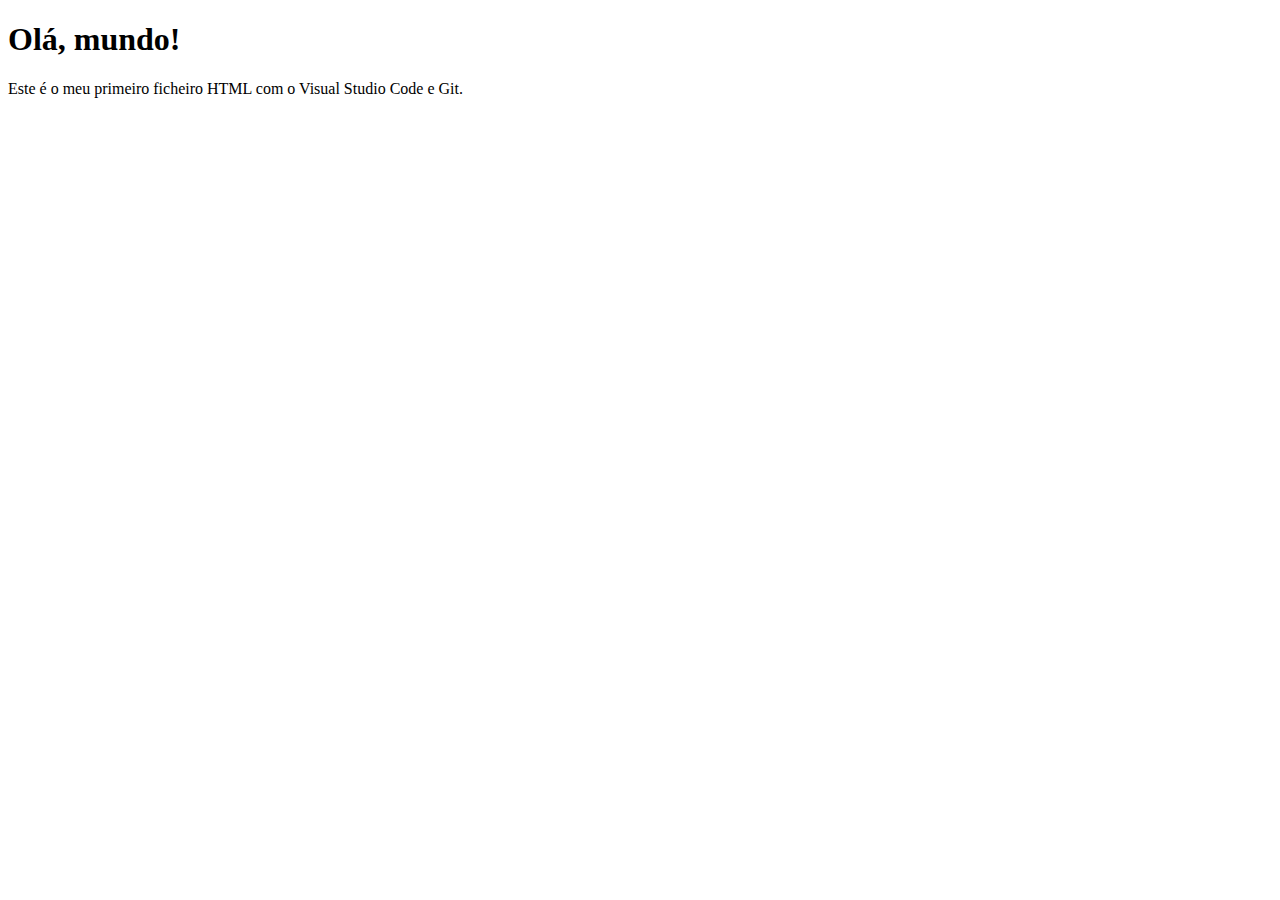
<file: index.html>
<!DOCTYPE html>
<html lang="pt">
<head>
  <meta charset="UTF-8">
  <meta name="viewport" content="width=device-width, initial-scale=1.0">
  <title>Meu Primeiro Site</title>
</head>
<body>
  <h1>Olá, mundo!</h1>
  <p>Este é o meu primeiro ficheiro HTML com o Visual Studio Code e Git.</p>
</body>
</html>
</file>
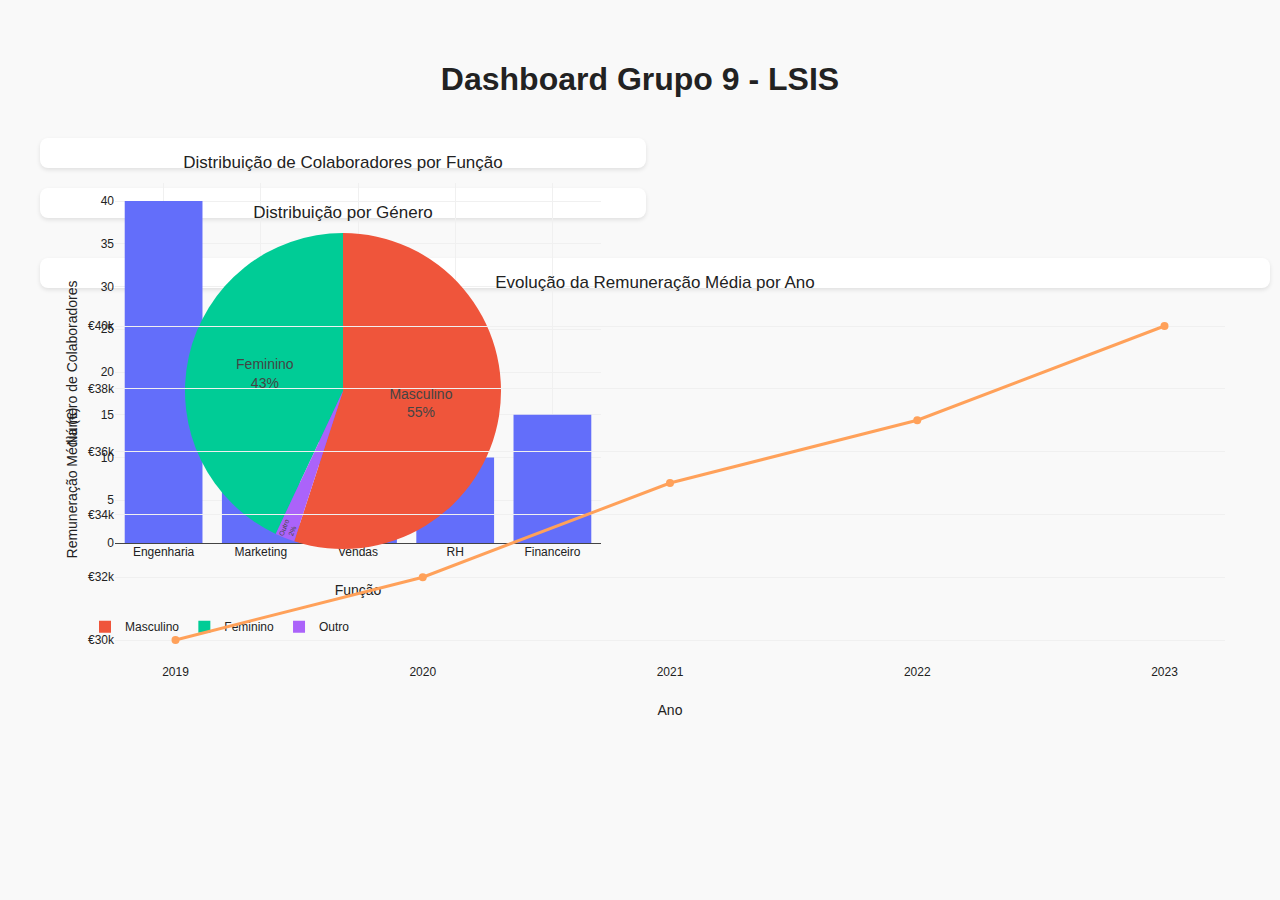
<file: UI/recursos_humanos/dashboard_simples.html>
<!DOCTYPE html>
<html lang="pt">
<head>
    <meta charset="UTF-8" />
    <title>Dashboard Grupo 9 - LSIS</title>
    <script src="https://cdn.plot.ly/plotly-latest.min.js"></script>
    <style>
        body {
            font-family: Arial, sans-serif;
            background-color: #f9f9f9;
            color: #222222;
            margin: 20px;
            padding: 20px;
        }
        h1 {
            text-align: center;
            margin-bottom: 40px;
        }
        .chart-container {
            width: 48%;
            display: inline-block;
            vertical-align: top;
            margin-bottom: 20px;
            background: white;
            padding: 15px;
            border-radius: 8px;
            box-shadow: 0 2px 4px rgba(0,0,0,0.1);
        }
        #chart3 {
            width: 100%;
            margin-top: 20px;
            background: white;
            padding: 15px;
            border-radius: 8px;
            box-shadow: 0 2px 4px rgba(0,0,0,0.1);
        }
    </style>
</head>
<body>
    <h1>Dashboard Grupo 9 - LSIS</h1>

    <div id="chart1" class="chart-container"></div>
    <div id="chart2" class="chart-container"></div>
    <div id="chart3"></div>

    <script>
        // Dados do gráfico 1 - Barras (Distribuição por função)
        var data1 = [{
            x: ['Engenharia', 'Marketing', 'Vendas', 'RH', 'Financeiro'],
            y: [40, 25, 30, 10, 15],
            type: 'bar',
            marker: {
                color: '#636EFA'
            }
        }];

        var layout1 = {
            title: 'Distribuição de Colaboradores por Função',
            plot_bgcolor: 'rgba(0,0,0,0)',
            paper_bgcolor: 'rgba(0,0,0,0)',
            font: { color: '#222222' },
            yaxis: { 
                title: 'Número de Colaboradores',
                gridcolor: '#f0f0f0'
            },
            xaxis: { 
                title: 'Função',
                gridcolor: '#f0f0f0'
            },
            margin: { t: 30, l: 60, r: 30, b: 60 }
        };

        Plotly.newPlot('chart1', data1, layout1, {responsive: true});

        // Dados do gráfico 2 - Pizza (Distribuição por género)
        var data2 = [{
            values: [55, 43, 2],
            labels: ['Masculino', 'Feminino', 'Outro'],
            type: 'pie',
            marker: {
                colors: ['#EF553B', '#00CC96', '#AB63FA']
            },
            textinfo: 'percent+label',
            textposition: 'inside',
            hoverinfo: 'label+percent',
            textfont: {
                size: 14
            }
        }];

        var layout2 = {
            title: 'Distribuição por Género',
            plot_bgcolor: 'rgba(0,0,0,0)',
            paper_bgcolor: 'rgba(0,0,0,0)',
            font: { color: '#222222' },
            showlegend: true,
            legend: {
                orientation: 'h',
                y: -0.2
            },
            margin: { t: 30, l: 30, r: 30, b: 30 }
        };

        Plotly.newPlot('chart2', data2, layout2, {responsive: true});

        // Dados do gráfico 3 - Linha (Evolução da remuneração média)
        var data3 = [{
            x: [2019, 2020, 2021, 2022, 2023],
            y: [30000, 32000, 35000, 37000, 40000],
            type: 'scatter',
            mode: 'lines+markers',
            line: {
                color: '#FFA15A',
                width: 3
            },
            marker: {
                size: 8,
                color: '#FFA15A'
            }
        }];

        var layout3 = {
            title: 'Evolução da Remuneração Média por Ano',
            plot_bgcolor: 'rgba(0,0,0,0)',
            paper_bgcolor: 'rgba(0,0,0,0)',
            font: { color: '#222222' },
            yaxis: { 
                title: 'Remuneração Média (€)',
                gridcolor: '#f0f0f0',
                tickprefix: '€',
                tickformat: '.2s',
                hoverformat: '€.2f',
                showgrid: true
            },
            xaxis: { 
                title: 'Ano', 
                dtick: 1,
                showgrid: false
            },
            margin: { t: 30, l: 60, r: 30, b: 60 },
            hovermode: 'closest'
        };

        Plotly.newPlot('chart3', data3, layout3, {responsive: true});

        // Ajustar o tamanho dos gráficos quando a janela for redimensionada
        window.addEventListener('resize', function() {
            Plotly.Plots.resize('chart1');
            Plotly.Plots.resize('chart2');
            Plotly.Plots.resize('chart3');
        });
    </script>
</body>
</html>
</file>
